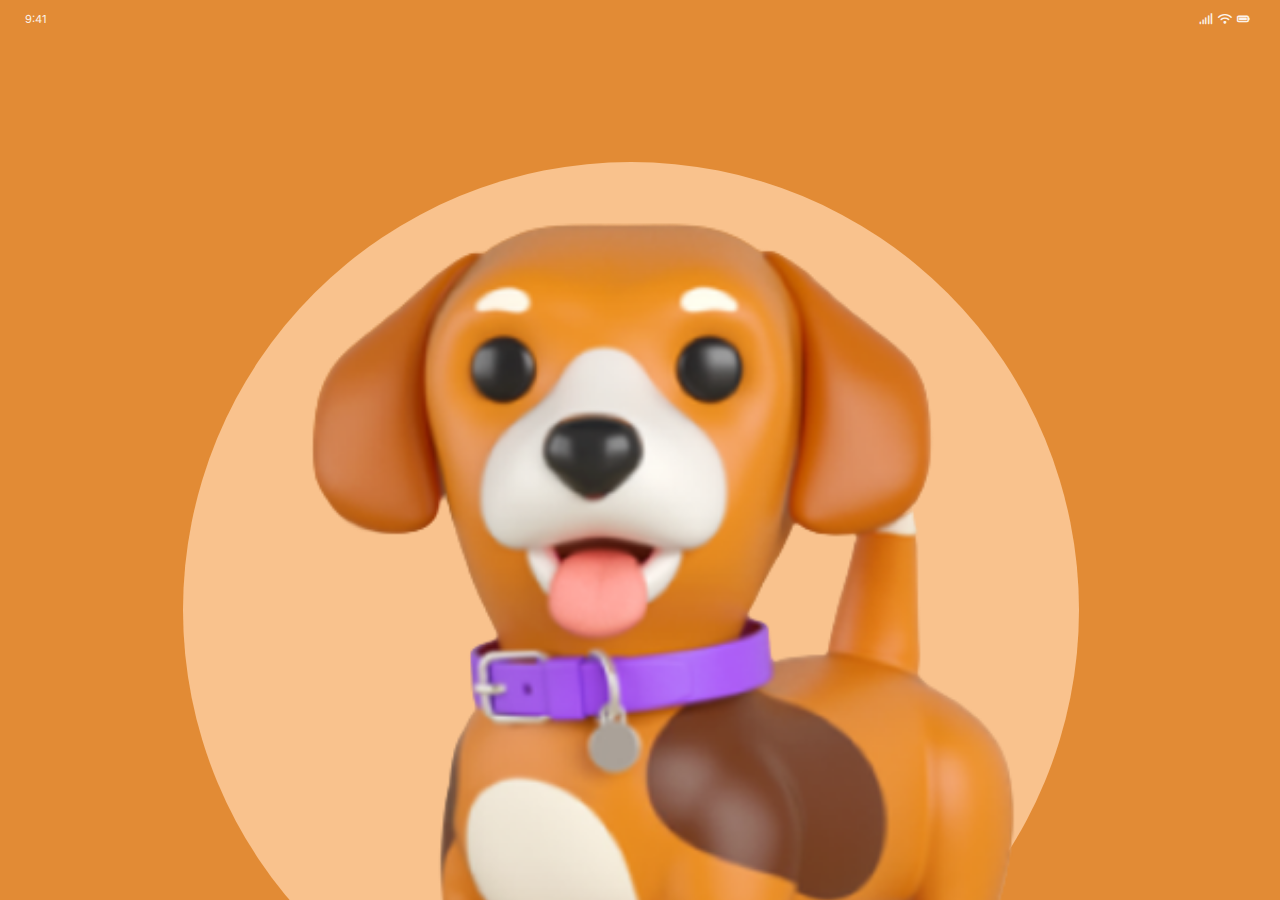
<file: index.html>
<!DOCTYPE html>
<html lang="en">

<head>
    <meta charset="UTF-8">
    <meta http-equiv="X-UA-Compatible" content="IE=edge">
    <meta name="viewport" content="width=device-width, initial-scale=1.0">
    <!-- Google font -->
    <link rel="preconnect" href="https://fonts.googleapis.com">
    <link rel="preconnect" href="https://fonts.gstatic.com" crossorigin>
    <link href="https://fonts.googleapis.com/css2?family=Inter:wght@300&display=swap" rel="stylesheet">

    <!-- Fone awesome CDN -->
    <link rel="stylesheet" href="https://cdnjs.cloudflare.com/ajax/libs/font-awesome/6.2.1/css/all.min.css">

    <link href="https://fonts.cdnfonts.com/css/asimov" rel="stylesheet">


    <!-- CSS Link -->
    <link rel="stylesheet" href="style.css">
    <title>Page 1</title>
</head>

<body>
    <div id="box">
        <div id="box1">
            <div id="boxA" class="a"><small style="color: #fff;">9:41</small></div>
            <div id="boxB">
                <div class="a"><small><i class="fa-sharp fa-solid fa-signal"></i></small></div>
                <div class="a"><small><i class="fa-sharp fa-solid fa-wifi"></i></small></div>
                <div class="a"><small><i class="fa-solid fa-battery-full"></i></small></div>
            </div>
        </div>


        <!-- 2nd slider -->

        <div class="slideshow-container">

            <div id="box2A" class="mySlides fade"><img class="dog_img" src="img/dog-png.png"></div>
            
            <div id="box2A" class="mySlides fade">
                <img class="cat_img" src="img/cat1.png">
            </div>
            
            <div id="box2A" class="mySlides fade">
                <img class="bird_img" src="img/bird4.png" style="width:100%">
            </div>

        </div>

        <br>
        <br>
        <br>

        <div>
            <div id="box3" style="color: #fff;">
                <span><b> Ready to make a</b></span><br>
                <span class="box3b"><b>new friend</b></span>
            </div>
        </div>

        <div id="box4">
            <span class="color">Countrary to popular belief,Lorem ipsum</span><br>
            <span class="color">amet consectetur adipisicing lorem</span><br>
            <span class="color">adipisicing lorem.</span>
        </div>

        <br>

        <div style="text-align:center">
            <span class="dot"></span>
            <span class="dot"></span>
            <span class="dot"></span>
        </div>

        <!-- 2nd slider end -->        


        <div id="box5">
            <button class="box5a"><a href='./index1.html'> Get Started</a></button>
        </div>
    </div>

    
    <!-- 2nd slider Script -->
    <script>
        let slideIndex = 0;
        showSlides();
        
        function showSlides() {
            let i;
            let slides = document.getElementsByClassName("mySlides");
            let dots = document.getElementsByClassName("dot");
            for (i = 0; i < slides.length; i++) {
                slides[i].style.display = "none";
            }
            slideIndex++;
            if (slideIndex > slides.length) { slideIndex = 1 }
            for (i = 0; i < dots.length; i++) {
                dots[i].className = dots[i].className.replace(" active", "");
            }
            slides[slideIndex - 1].style.display = "block";
            dots[slideIndex - 1].className += " active";
            setTimeout(showSlides, 2000); // Change image every 2 seconds
        }
        </script>
    <!-- 2nd slider Script end -->


</body>

</html>
</file>
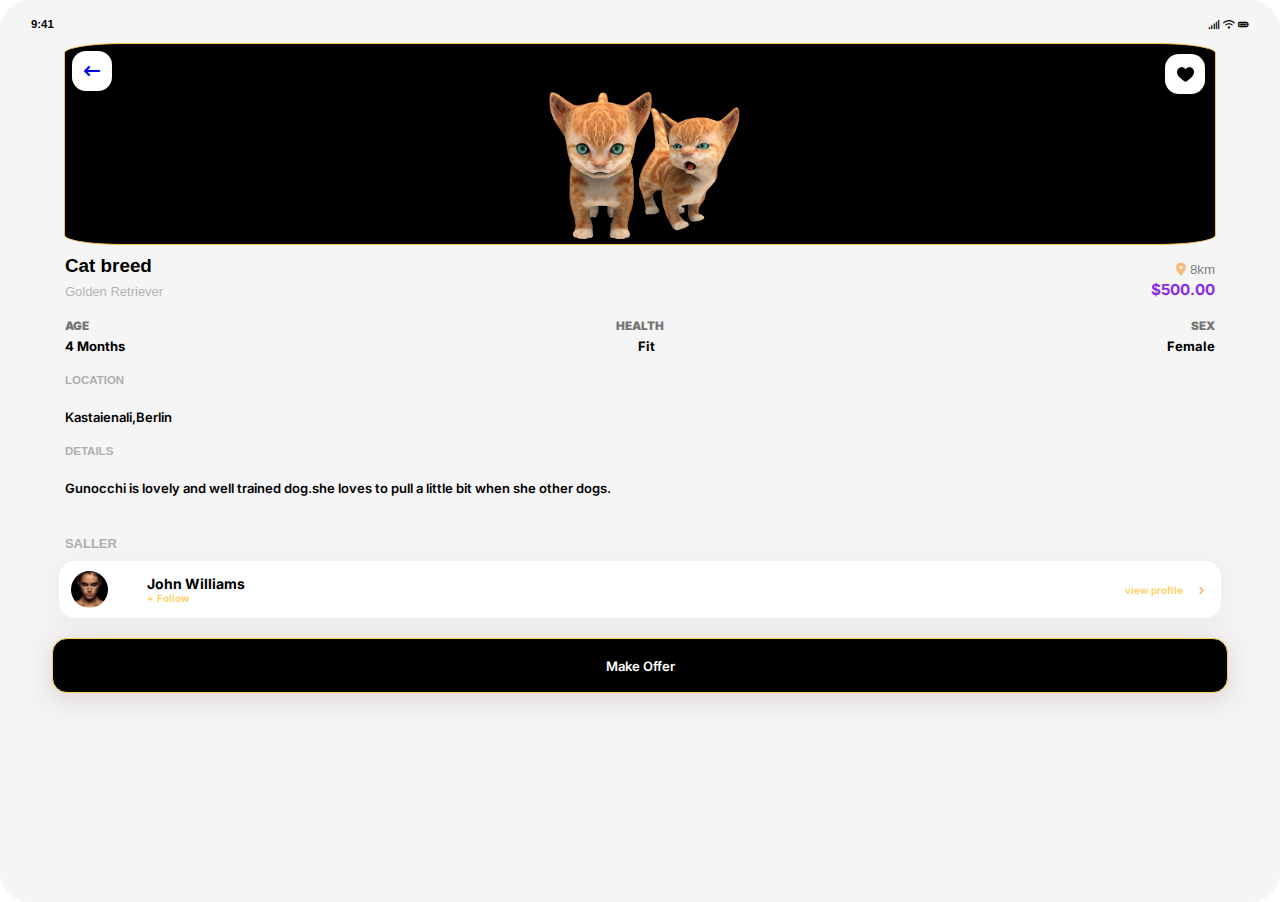
<file: catcard.html>
<!DOCTYPE html>
<html lang="en">

<head>
    <meta charset="UTF-8">
    <meta http-equiv="X-UA-Compatible" content="IE=edge">
    <meta name="viewport" content="width=device-width, initial-scale=1.0">
    <!-- link Style -->
    <link rel="stylesheet" href="style2.css">

    <!-- Font awesome CDN -->
    <link rel="stylesheet" href="https://cdnjs.cloudflare.com/ajax/libs/font-awesome/6.2.1/css/all.min.css">
    <link rel="stylesheet" href="https://cdnjs.cloudflare.com/ajax/libs/font-awesome/6.2.1/css/all.min.css"
        integrity="sha512-MV7K8+y+gLIBoVD59lQIYicR65iaqukzvf/nwasF0nqhPay5w/9lJmVM2hMDcnK1OnMGCdVK+iQrJ7lzPJQd1w=="
        crossorigin="anonymous" referrerpolicy="no-referrer" />

    <!-- Google font -->
    <link rel="preconnect" href="https://fonts.googleapis.com">
    <link rel="preconnect" href="https://fonts.gstatic.com" crossorigin>
    <link href="https://fonts.googleapis.com/css2?family=Inter:wght@300&display=swap" rel="stylesheet">

    <title>Cat Card</title>
</head>

<body>
    <div id="box">

        <div class="box1">
            <div class="box11">9:41</div>
            <div class="box11">
                <small><i class="fa-sharp fa-solid fa-signal"></i></small>
                <small><i class="fa-sharp fa-solid fa-wifi"></i></small>
                <small><i class="fa-solid fa-battery-full"></i></small>
            </div>
        </div>


        <div class="box2 box2color_2">
            <div class="arrow111">
                <a href="index4.html">
                <div class="left_box">
                    <i class="fa-solid fa-arrow-left-long arrow"></i>
                </div>
            </a>
                <div class="right_box">
                    <img class="heart" src="img/heart1.png" alt="error">
                </div>
            </div>
            <img class="dog_img" src="img/catcard5-removebg-preview.png" alt="error" width="200px">
        </div>

        <div class="box3">
            <div class="box33">Cat breed</div>
            <div class="box333"><i class="fa-solid fa-location-dot map_icon"></i> 8km</div>
        </div>


        <div class="box4">
            <div class="box44">Golden Retriever</div>
            <div class="box444">$500.00</div>
        </div>

        <div class="space"> </div>

        <div class="box5">
            <div class="box55">AGE</div>
            <div class="box555">HEALTH</div>
            <div class="box5555">SEX</div>
        </div>
        <div class="box6">
            <div class="box66">4 Months</div>
            <div class="box666">Fit</div>
            <div class="box6666">Female</div>
        </div>

        <div class="space"> </div>

        <div class="box7">
            <div class="box77">LOCATION</div>
            <div class="box777">Kastaienali,Berlin</div>
        </div>

        <div class="space"> </div>

        <div class="box7">
            <div class="box77">DETAILS</div>
            <div class="box777">Gunocchi is lovely and well trained dog.she loves to pull a little bit when she
                other dogs.</div>
        </div>

        <div class="space"> </div>
        <div class="space"> </div>
        <div class="space"> </div>

        <div class="box8">
            <div class="box88">SALLER</div>
            <div class="space"> </div>

            <div class="box888">
                <div class="box8A"><img src="img/female 4.webp" alt="">
                    <div class="box8B">John Williams
                        <div class="box8BB"> + Follow</div>
                    </div>
                </div>
                <div class="box8C">view profile <img class="arrow" src="img/right-arrow (1).png" alt="error"></div>
            </div>

        </div>

        <div class="space"> </div>
        <div class="space"> </div>

        <div class="box9"><button class="btn btn_color" style="color: white; background-color: black;">Make Offer</button></div>

        <div class="space"> </div>
        <div class="space"> </div>
        <div class="space"> </div>

    </div>
</body>

</html>
</file>
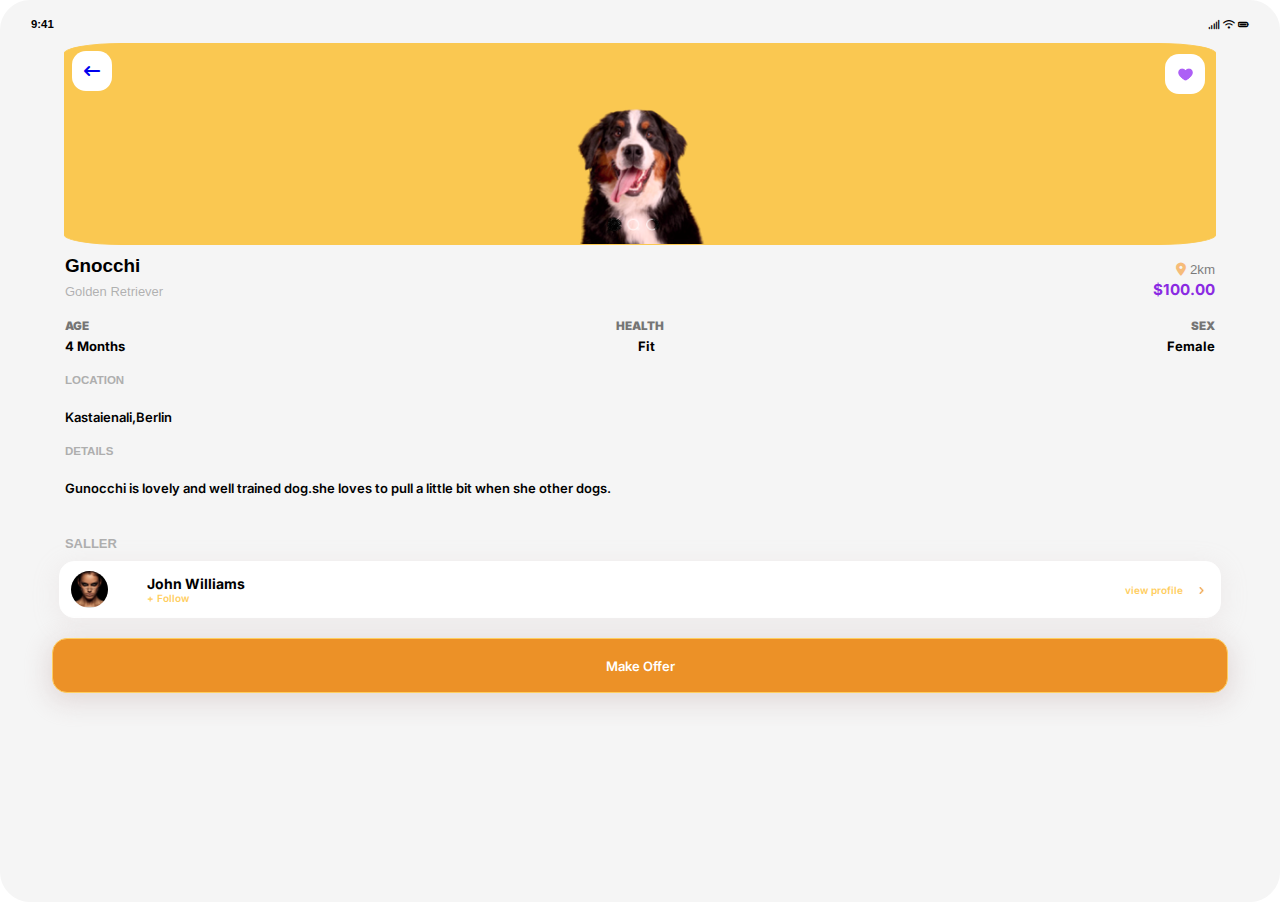
<file: index2.html>
<!DOCTYPE html>
<html lang="en">

<head>
    <meta charset="UTF-8">
    <meta http-equiv="X-UA-Compatible" content="IE=edge">
    <meta name="viewport" content="width=device-width, initial-scale=1.0">
    <!-- link Style -->
    <link rel="stylesheet" href="style2.css">

    <!-- Font awesome CDN -->
    <link rel="stylesheet" href="https://cdnjs.cloudflare.com/ajax/libs/font-awesome/6.2.1/css/all.min.css">
    <link rel="stylesheet" href="https://cdnjs.cloudflare.com/ajax/libs/font-awesome/6.2.1/css/all.min.css"
        integrity="sha512-MV7K8+y+gLIBoVD59lQIYicR65iaqukzvf/nwasF0nqhPay5w/9lJmVM2hMDcnK1OnMGCdVK+iQrJ7lzPJQd1w=="
        crossorigin="anonymous" referrerpolicy="no-referrer" />

    <!-- Google font -->
    <link rel="preconnect" href="https://fonts.googleapis.com">
    <link rel="preconnect" href="https://fonts.gstatic.com" crossorigin>
    <link href="https://fonts.googleapis.com/css2?family=Inter:wght@300&display=swap" rel="stylesheet">

    <title>Page 3</title>
</head>

<body>
    <div id="box">

        <div class="box1">
            <div class="box11">9:41</div>
            <div class="box11">
                <small><i class="fa-sharp fa-solid fa-signal"></i></small>
                <small><i class="fa-sharp fa-solid fa-wifi"></i></small>
                <small><i class="fa-solid fa-battery-full"></i></small>
            </div>
        </div>


        <div class="box2">
            <div class="arrow111">
                <a href="index1.html">
                <div class="left_box">
                    <i class="fa-solid fa-arrow-left-long arrow"></i>
                </div>
            </a>
                <div class="right_box">
                    <img class="heart" src="img/heart3.png" alt="error">
                </div>
            </div>
            <img class="dog_img" src="img/ggg.png" alt="error">
        </div>

        <div class="box3">
            <div class="box33">Gnocchi</div>
            <div class="box333"><i class="fa-solid fa-location-dot map_icon"></i> 2km</div>
        </div>


        <div class="box4">
            <div class="box44">Golden Retriever</div>
            <div class="box444">$100.00</div>
        </div>

        <div class="space"> </div>

        <div class="box5">
            <div class="box55">AGE</div>
            <div class="box555">HEALTH</div>
            <div class="box5555">SEX</div>
        </div>
        <div class="box6">
            <div class="box66">4 Months</div>
            <div class="box666">Fit</div>
            <div class="box6666">Female</div>
        </div>

        <div class="space"> </div>

        <div class="box7">
            <div class="box77">LOCATION</div>
            <div class="box777">Kastaienali,Berlin</div>
        </div>

        <div class="space"> </div>

        <div class="box7">
            <div class="box77">DETAILS</div>
            <div class="box777">Gunocchi is lovely and well trained dog.she loves to pull a little bit when she
                other dogs.</div>
        </div>

        <div class="space"> </div>
        <div class="space"> </div>
        <div class="space"> </div>

        <div class="box8">
            <div class="box88">SALLER</div>
            <div class="space"> </div>

            <div class="box888">
                <div class="box8A"><img src="img/female 4.webp" alt="">
                    <div class="box8B">John Williams
                        <div class="box8BB"> + Follow</div>
                    </div>
                </div>
                <div class="box8C">view profile <img class="arrow" src="img/right-arrow (1).png" alt="error"></div>
            </div>

        </div>

        <div class="space"> </div>
        <div class="space"> </div>

        <div class="box9"><button class="btn">Make Offer</button></div>

        <div class="space"> </div>
        <div class="space"> </div>
        <div class="space"> </div>

    </div>
</body>

</html>
</file>
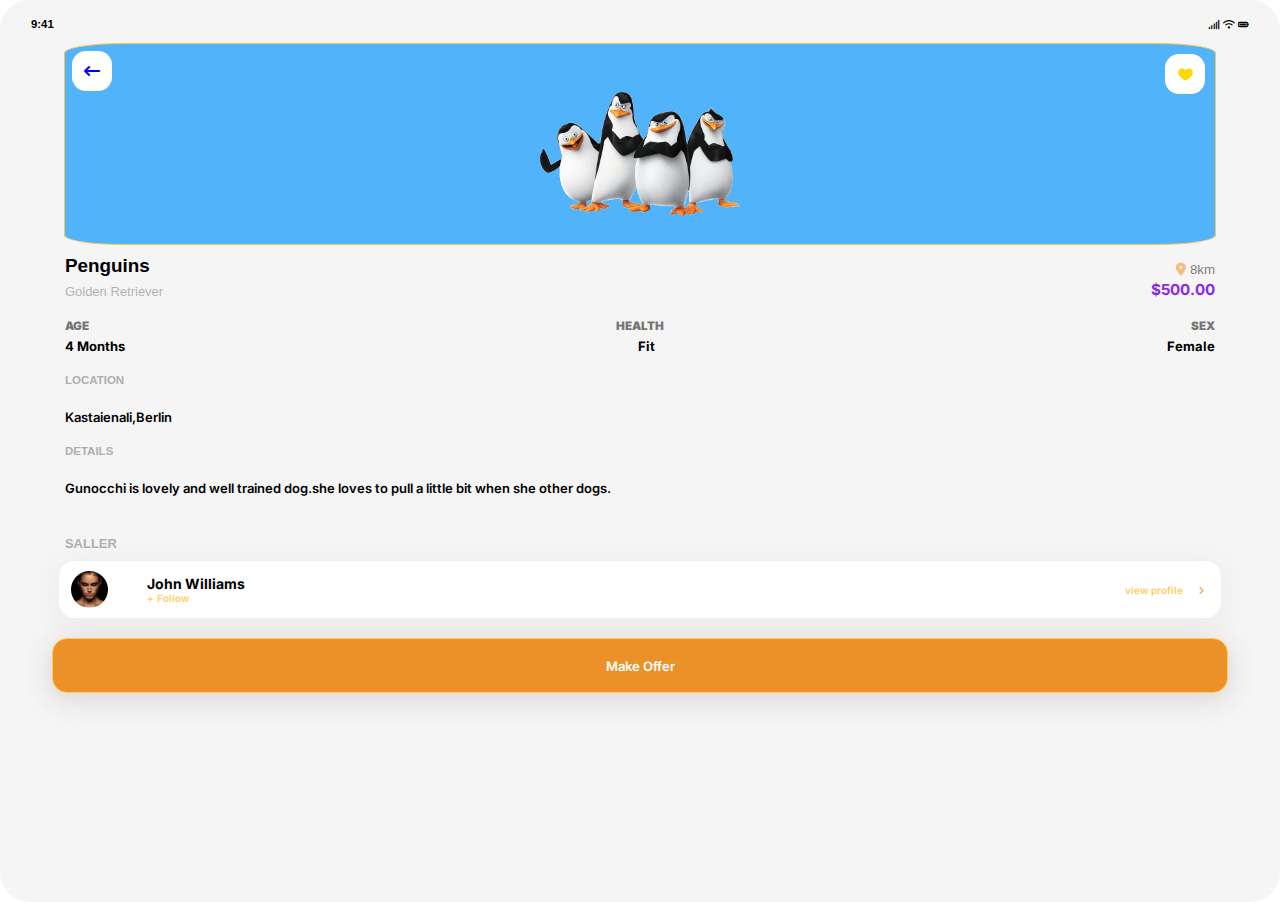
<file: index6.html>
<!DOCTYPE html>
<html lang="en">

<head>
    <meta charset="UTF-8">
    <meta http-equiv="X-UA-Compatible" content="IE=edge">
    <meta name="viewport" content="width=device-width, initial-scale=1.0">
    <!-- link Style -->
    <link rel="stylesheet" href="style2.css">

    <!-- Font awesome CDN -->
    <link rel="stylesheet" href="https://cdnjs.cloudflare.com/ajax/libs/font-awesome/6.2.1/css/all.min.css">
    <link rel="stylesheet" href="https://cdnjs.cloudflare.com/ajax/libs/font-awesome/6.2.1/css/all.min.css"
        integrity="sha512-MV7K8+y+gLIBoVD59lQIYicR65iaqukzvf/nwasF0nqhPay5w/9lJmVM2hMDcnK1OnMGCdVK+iQrJ7lzPJQd1w=="
        crossorigin="anonymous" referrerpolicy="no-referrer" />

    <!-- Google font -->
    <link rel="preconnect" href="https://fonts.googleapis.com">
    <link rel="preconnect" href="https://fonts.gstatic.com" crossorigin>
    <link href="https://fonts.googleapis.com/css2?family=Inter:wght@300&display=swap" rel="stylesheet">

    <title>Page 3</title>
</head>

<body>
    <div id="box">

        <div class="box1">
            <div class="box11">9:41</div>
            <div class="box11">
                <small><i class="fa-sharp fa-solid fa-signal"></i></small>
                <small><i class="fa-sharp fa-solid fa-wifi"></i></small>
                <small><i class="fa-solid fa-battery-full"></i></small>
            </div>
        </div>


        <div class="box2 box2color">
            <div class="arrow111">
                <a href="index5.html">
                    <div class="left_box">
                        <i class="fa-solid fa-arrow-left-long arrow"></i>
                    </div>
                </a>
                <div class="right_box">
                    <img class="heart" src="img/heart2.png" alt="error">
                </div>
            </div>
            <img class="dog_img" src="img/bird13 (3).png" alt="error" width="220px">
        </div>

        <div class="box3">
            <div class="box33">Penguins</div>
            <div class="box333"><i class="fa-solid fa-location-dot map_icon"></i> 8km</div>
        </div>


        <div class="box4">
            <div class="box44">Golden Retriever</div>
            <div class="box444">$500.00</div>
        </div>

        <div class="space"> </div>

        <div class="box5">
            <div class="box55">AGE</div>
            <div class="box555">HEALTH</div>
            <div class="box5555">SEX</div>
        </div>
        <div class="box6">
            <div class="box66">4 Months</div>
            <div class="box666">Fit</div>
            <div class="box6666">Female</div>
        </div>

        <div class="space"> </div>

        <div class="box7">
            <div class="box77">LOCATION</div>
            <div class="box777">Kastaienali,Berlin</div>
        </div>

        <div class="space"> </div>

        <div class="box7">
            <div class="box77">DETAILS</div>
            <div class="box777">Gunocchi is lovely and well trained dog.she loves to pull a little bit when she
                other dogs.</div>
        </div>

        <div class="space"> </div>
        <div class="space"> </div>
        <div class="space"> </div>

        <div class="box8">
            <div class="box88">SALLER</div>
            <div class="space"> </div>

            <div class="box888">
                <div class="box8A"><img src="img/female 4.webp" alt="">
                    <div class="box8B">John Williams
                        <div class="box8BB"> + Follow</div>
                    </div>
                </div>
                <div class="box8C">view profile <img class="arrow" src="img/right-arrow (1).png" alt="error"></div>
            </div>

        </div>

        <div class="space"> </div>
        <div class="space"> </div>

        <div class="box9"><button class="btn">Make Offer</button></div>

        <div class="space"> </div>
        <div class="space"> </div>
        <div class="space"> </div>

    </div>
</body>

</html>
</file>
<file: style.css>
* {
    box-sizing: border-box;
    margin: 0;
    padding: 0;
}

/* ----------box 1---------- */

/* body {
    margin: 0;
    padding: 0;
} */

#box {
    background-color: #e28b35;
    width: 100%;
    height: 100vh;
    /* border: 6px solid #eb9c41; */
    /* border-radius: 46px; */
    margin: auto;
    overflow-y: scroll;
}

.box::-webkit-scrollbar {
    display: none;
}

#box1 {
    display: flex;
    justify-content: space-between;
    height: 15vh;
    font-family: 'Inter', sans-serif;
    margin-top: 10px;
    opacity: 0.9;
    font-size: smaller;
    color: #fff;
}

#boxA {
    margin-left: 25px;
}

#boxB {
    display: flex;
    margin-right: 25px;
}

.a {
    margin-right: 5px;
}



/* -----------box 2----------- */

#box2 {
    display: flex;
    justify-content: space-around;
}

#box2A {
    width: 70vw;
    height: 70vw;
    background-color: #f9c28d;
    margin: 17px 43px 0px 43px;
    border-radius: 55%;
    display: flex;
    justify-content: center;
    align-items: center;
}


.box2img {
    width: 140%;
    height: 140%;
}

.dog_img{
    padding-right: 25px;
    width: 120%;
    height: 120%;
}

.cat_img {
    margin-left: 40px;
    width: 80%;
    height: 100%;
}

.bird_img {
    width: 110%;
    height: 100%;
}


/* ----------box 3---------- */

#box3 {
    text-align: center;
    margin-top: 15px;
    font-size: larger;
    font-family: 'Lucida Sans', 'Lucida Sans Regular', 'Lucida Grande', 'Lucida Sans Unicode', Geneva, Verdana, sans-serif;
}

.box3b {
    margin-left: 20px;
}


/* ----------Box 4---------- */

#box4 {
    margin-top: 6px;
    font-family: 'Inter', sans-serif;
    text-align: center;
    opacity: 0.7;
    font-size: 11px;
    line-height: 1.5;
    color: #fff;
}


/* ------------Slider btn---------- */

.slider_btn {
    width: 18vw;
    margin: 10px auto;
    display: flex;
    justify-content: space-between;
}

.btnbtn {
    width: 15px;
    height: 15px;
    border: 1px solid #e28b35;
    border-radius: 50%;
    background-color: #fff;
}



/* ----------Slider 2nd--------- */

/* * {
    box-sizing: border-box;
} */

/* body {
    font-family: Verdana, sans-serif;
} */

.mySlides {
    display: none;
}

img {
    vertical-align: middle;
}

/* Slideshow container */
.slideshow-container {
    max-width: 1000px;
    position: relative;
    margin: auto;
}

/* Caption text */
.text {
    color: #f2f2f2;
    font-size: 15px;
    padding: 8px 12px;
    position: absolute;
    bottom: 8px;
    width: 100%;
    text-align: center;
}

/* Number text (1/3 etc) */
.numbertext {
    color: #f2f2f2;
    font-size: 12px;
    padding: 8px 12px;
    position: absolute;
    top: 0;
}

/* The dots/bullets/indicators */
.dot {
    height: 10px;
    width: 10px;
    margin: 0 2px;
    background-color: #e9be94;
    border-radius: 50%;
    display: inline-block;
    transition: background-color 0.6s ease;
}

.active {
    background-color: #ffffff;
}

/* Fading animation */
.fade {
    animation-name: fade;
    animation-duration: 1.5s;
}

@keyframes fade {
    from {
        opacity: .4
    }

    to {
        opacity: 1
    }
}

/* On smaller screens, decrease text size */
@media only screen and (max-width: 300px) {
    .text {
        font-size: 11px
    }
}

/* ----------Slider 2nd end --------- */



/* ----------box 5---------- */

#box5 {
    margin-top: 30px;
    display: flex;
    justify-content: center;
    margin-bottom: 30px;

}

.box5a {
    width: 230px;
    height: 58px;
    border: 1px solid #ffffff;
    border-radius: 14px;
    background-color: #ffffff;
    box-shadow: 2px 15px 119px #70635d;
    
}

.box5a a {
    text-decoration: none;
    color: #91614a;
    font-weight: bolder;
    font-family: 'Franklin Gothic Medium', 'Arial Narrow', Arial, sans-serif;

}



/* ----------Media Quary---------- */

@media only screen and (min-width: 321px) and (max-width: 375px) {
    #box1 .a {
        font-size: medium;
    }

    #box4 {
        font-size: 13px;
    }
}

@media only screen and (min-width: 376px) and (max-width: 425px) {
    #box1 .a {
        font-size: large;
    }

    #box4 {
        font-size: 15px;
    }

    #box3 {
        font-size: x-large;
    }

    .box5a {
        width: 300px;
        height: 58px;
    }
    
}
</file>
<file: style2.css>
body{
    box-sizing: border-box;
    /* background-color: bisque; */
    margin: 0;
    padding: 0;

}
#box{
    background-color:  whitesmoke;
    /* width: 100%; */
    min-height: 100vh;
    border: 1px solid whitesmoke;
    border-radius: 30px;
    overflow-y: scroll;
}

.box::-webkit-scrollbar {
    display: none;
}

/* box 1 */
.box1{
    display: flex;
    justify-content: space-between;    
    padding: 17px 30px 13px 30px;
    font-family: 'Segoe UI', Tahoma, Geneva, Verdana, sans-serif;
    font-weight: bolder;
    /* font-size: 11.9px; */
    font-size: 71%;
}

/* box 2 */
.box2{
    width: 90%;
    height: 200px;
    background-color: #fac851;
    margin:0px auto ;
    border: 1px solid #fac851;
    border-radius: 5%;
    display: flex;
    justify-content: center;
    /* align-items: center; */
    align-items:baseline;
    position: relative;
}

/* extra page */
.box2color{
    background-color: #51b4fa;
}

.box2color_2{
    background-color: #000000;
}

.box2 .dog_img{
    /* width: 30vh; */
    /* height: 30vh; */
    align-self:end;
    /* box-shadow: 2px 15px 119px #70635d; */
}


.left_box{
    width: 40px;
    height: 40px;
    background-color: #fff;
    position: absolute;
    left: 7px;
    top: 7px;
    border-radius: 35%;
    /* margin: auto; */
    display: flex;
    /* justify-content: center; */
    align-items: center;
}

.arrow{
    margin-left: 12px;
}

.right_box{
    width: 40px;
    height: 40px;
    background-color: #fff;
    position: absolute;
    right: 10px;
    top: 10px;
    border-radius: 35%;
    display: flex;
    align-items: center;
}

.heart{
    width: 17px;
    margin-left: 12px;

}

a:active {
    color: rgb(226, 220, 235);
  }


/* box 3 */

.box3{    
    width: 90%;
    /* height: 10vh; */
    /* background-color: red; */
    margin: 10px auto;
    margin-bottom: 3px;
    display: flex;
    justify-content:space-between;
}

.box33{
    /* font-size: 20px; */
    font-size: 118%;
    font-weight: 900;
    font-family:'Franklin Gothic Medium', 'Arial Narrow', Arial, sans-serif;
}

.box333{
    font-weight:100;    
    font-size:smaller;
    opacity: 0.5;
    color: black;
    font-family:'Franklin Gothic Medium', 'Arial Narrow', Arial, sans-serif;
    align-self: flex-end;
}

.map_icon{
    color: #f78400;
    opacity: none;
}

/* ----------box 4---------- */

.box4{
    width: 90%;
    display: flex;
    margin: 0px auto;
    justify-content:space-between;
}

.box44{
    font-family:Arial, Helvetica, sans-serif;   
    font-size:small;
    color: #808080b8;
    font-weight:400;
    opacity: 0.8;
    align-self: flex-end;
}

.box444{
    font-family: 'Inter', sans-serif;   
    /* font-size:small; */
    font-weight:bold;
    color: blueviolet;
    font-size: 95%;
}

.space{
    width: 90%;    
    height: 10px;
    /* background-color: aqua; */
    margin: 0px auto;

}
.box5{    
    width: 90%;
    margin: 10px auto 0px auto;
    display: flex;
    justify-content:space-between;
    font-family: 'Inter', sans-serif;   
    font-size: 73%;
    color: #404040;
    font-weight: 900;
    opacity: 0.7;
}

.box6{
    width: 90%;
    margin: 5px auto 10px auto;
    display: flex;
    justify-content: space-between;
    font-family: 'Inter', sans-serif;   
    font-size: small;
    font-weight: 700;
}

.box7{
    width: 90%;
    margin: 0px auto 10px auto;
    font-family: 'Inter', sans-serif;   
    font-size: 72%;
    font-weight: 600;
}

.box77{
    padding-bottom: 2%;
    color: grey;
    opacity: 0.6;
    font-family:'Lucida Sans', 'Lucida Sans Regular', 'Lucida Grande', 'Lucida Sans Unicode', Geneva, Verdana, sans-serif;
}

.box777{
    font-size: 13px;
    color: black;
}

.box88{
    width: 90%;
    margin: 0px auto;
    font-family:'Lucida Sans', 'Lucida Sans Regular', 'Lucida Grande', 'Lucida Sans Unicode', Geneva, Verdana, sans-serif;
    color: grey;
    font-size: small;
    font-weight: 700;
    opacity: 0.6;
}

.box888{
    width: 90%;
    height: 55px;
    margin: 0px auto;
    background-color: white;
    display: flex;
    justify-content: space-between;
    align-items: center;
    border: 1px solid white;
    border-radius: 15px;
    padding-left: 10px;
    box-shadow: 0px 6px 24px 4px #cfbebe26;
}

.box8A img{
    width: 37px;
    height: 37px;
    border: 1px solid white;
    border-radius: 40px;
}

.box8A{
    display: flex;
    justify-content: space-between;
    align-items: center;
}

.box8B{
    padding-left: 3vw;
    font-family: 'Inter', sans-serif;   
    font-weight:bold;
    font-size: 14px;

}

.box8BB{
    font-family: 'Inter', sans-serif;   
    font-weight: 600;
    color: #ffce5f;
    font-size: 10px;
}

.box8C{
    font-family: 'Inter', sans-serif;   
    font-weight: 600;
    color: #ffce5f;
    font-size: 10px;
    padding-right: 15px;
}

.box9{
    width: 92%;
    height: 10vh;
    /* background-color: aquamarine; */
    margin: 0px auto;
}

.box9 .btn{
    width: 100%;
    height: 55px;
    border: 1px solid #ffce5f;
    border-radius: 15px;
    color: white;
    background-color: #EC9127;
    font-family: 'Inter', sans-serif;
    font-size: 13px;
    font-weight: 600;
    box-shadow: 0px 6px 24px 4px #cfbebe7a;
}

.arrow{
    width: 7px;
}
</file>
